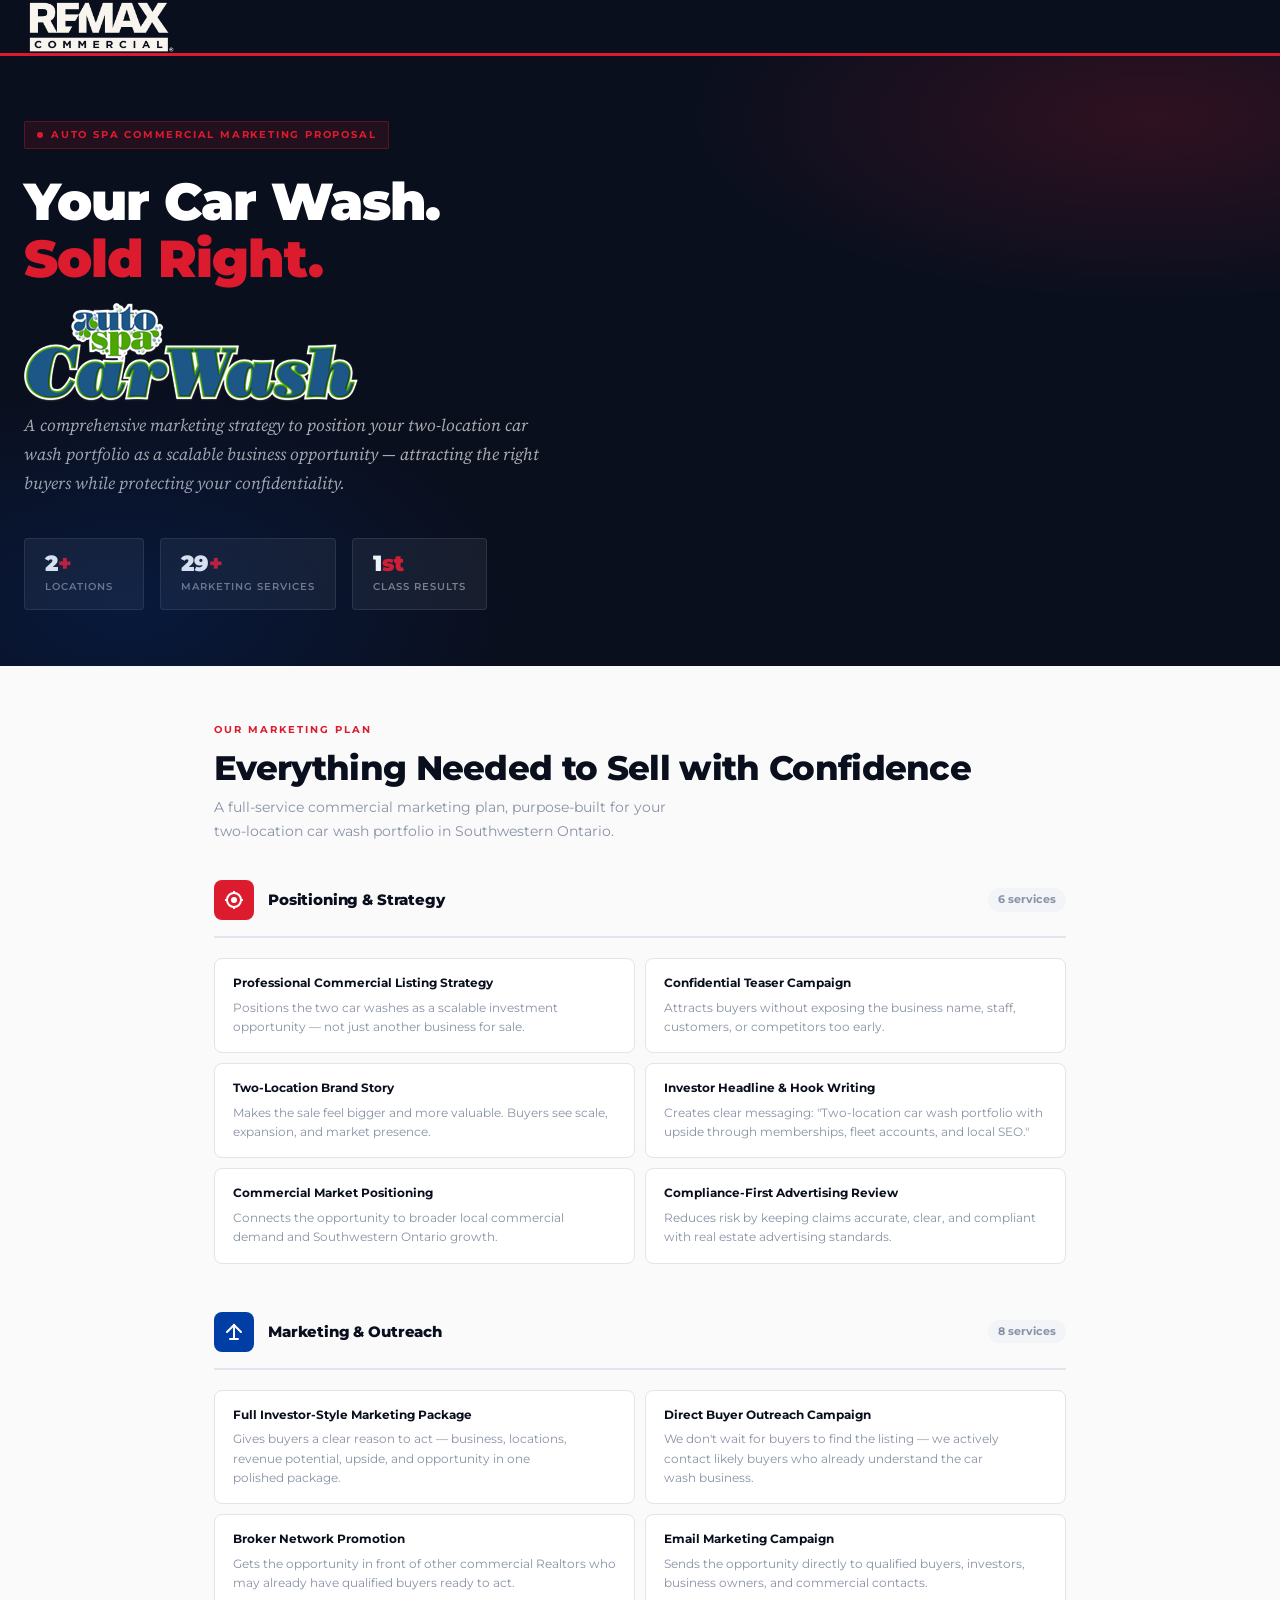
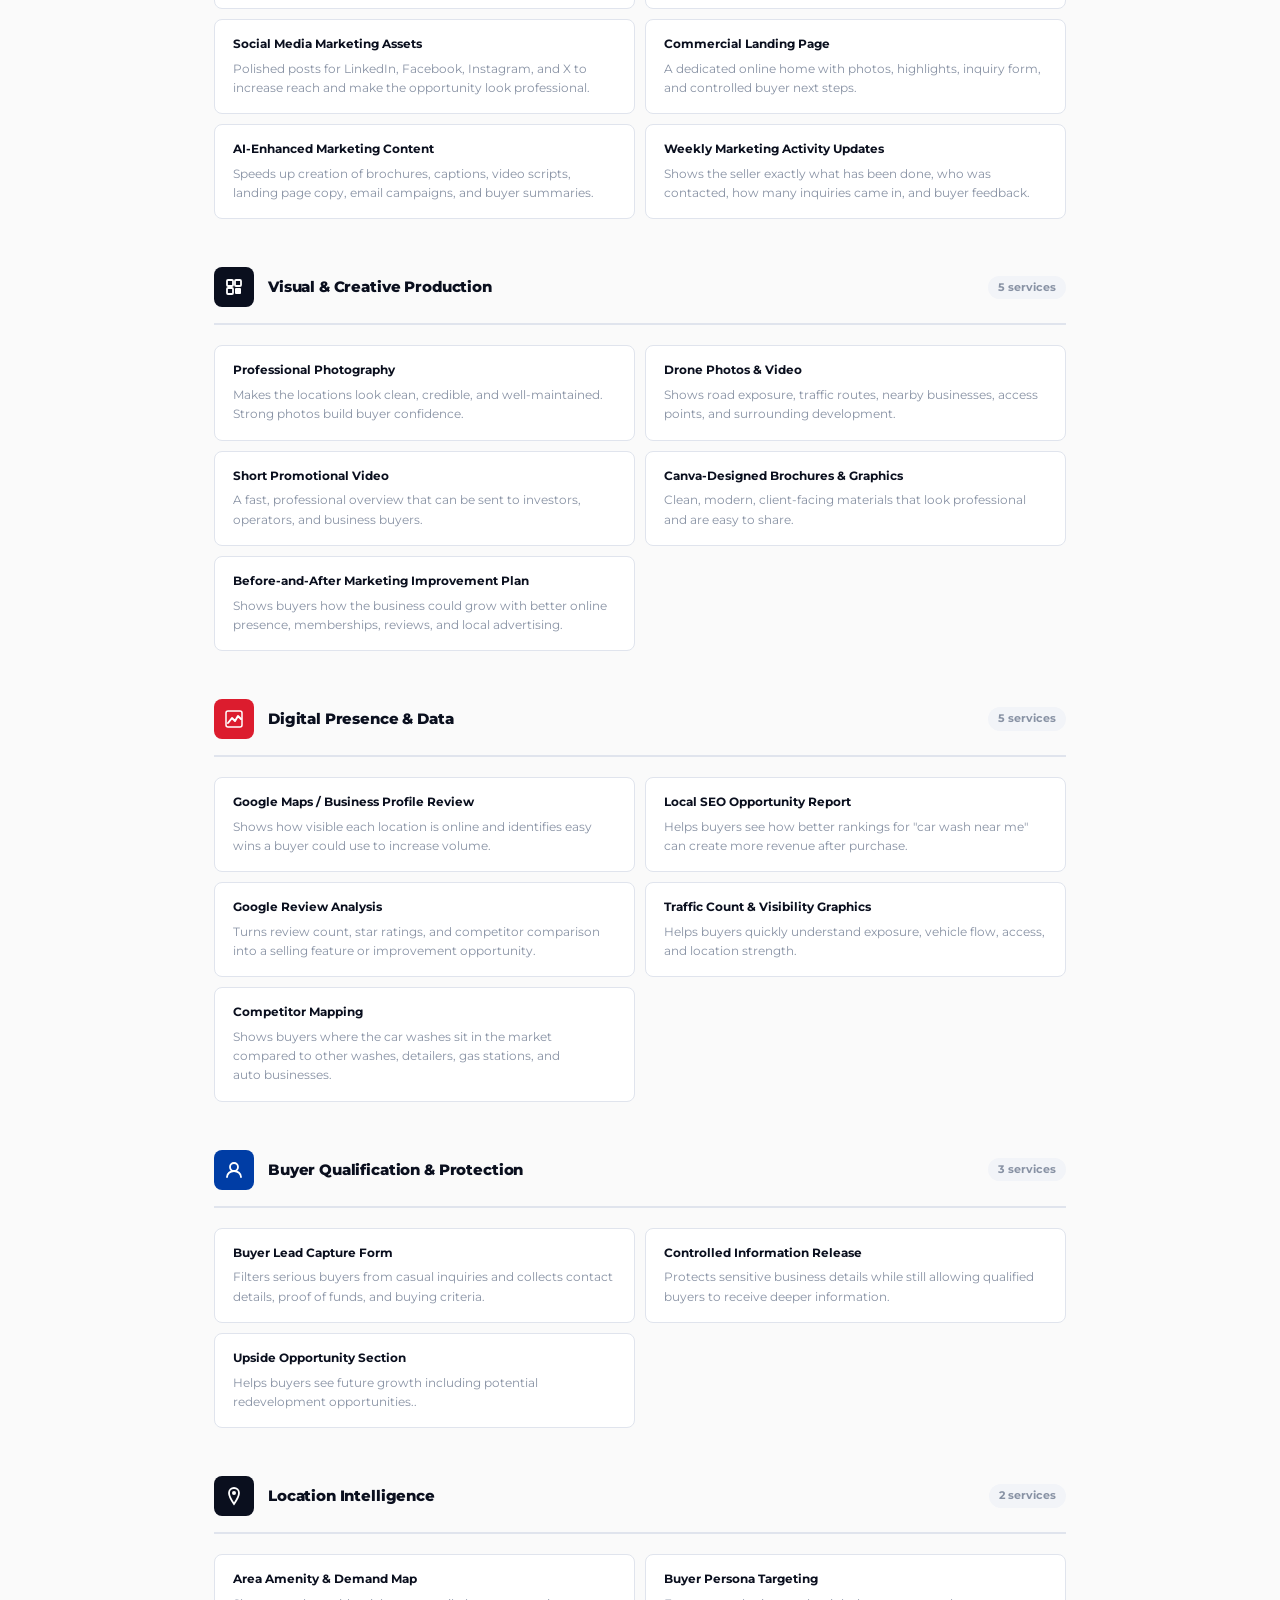
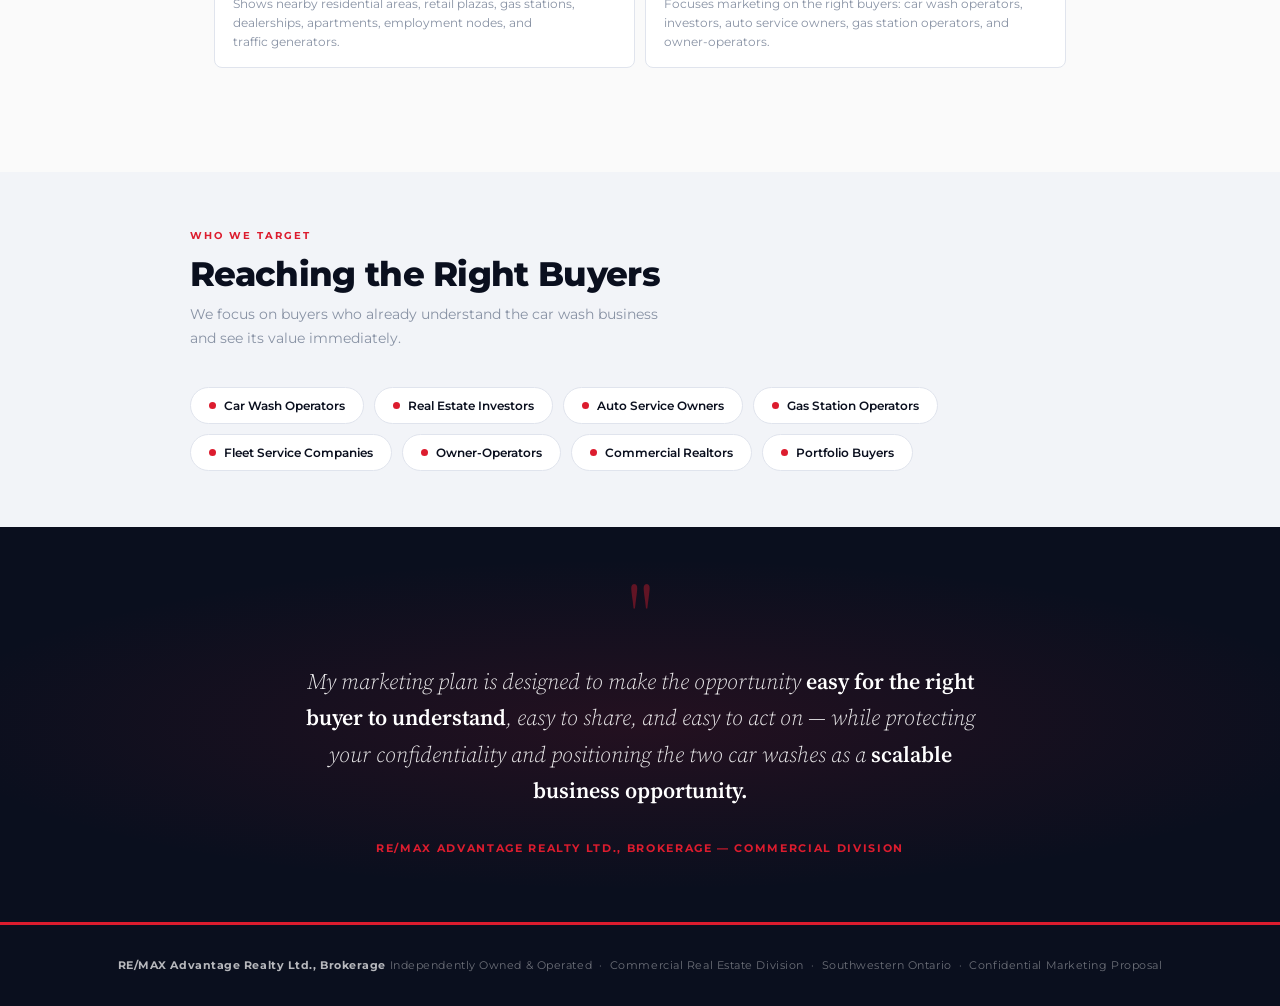
<file: index.html>
<!DOCTYPE html>
<html lang="en">
<head>
<meta charset="UTF-8">
<meta name="viewport" content="width=device-width, initial-scale=1.0">
<title>RE/MAX Advantage Realty Ltd., Brokerage — Auto Spa Car Wash Marketing Proposal</title>
<link href="https://fonts.googleapis.com/css2?family=Montserrat:wght@400;500;600;700;800;900&family=Source+Serif+4:ital,wght@0,300;0,400;1,300&display=swap" rel="stylesheet">
<style>
  :root {
    --remax-red: #DC1C2E;
    --remax-blue: #003DA5;
    --remax-dark: #0A0F1E;
    --remax-white: #FAFAFA;
    --remax-light: #F2F4F8;
    --remax-muted: #8892A4;
    --remax-border: #E0E4ED;
    --remax-red-soft: rgba(220,28,46,0.08);
    --remax-blue-soft: rgba(0,61,165,0.08);
  }

  *, *::before, *::after { box-sizing: border-box; margin: 0; padding: 0; }

  html { scroll-behavior: smooth; }

  body {
    font-family: 'Montserrat', sans-serif;
    background: var(--remax-white);
    color: var(--remax-dark);
    line-height: 1.6;
    overflow-x: hidden;
  }

  /* ── HEADER ── */
  .site-header {
    position: sticky;
    top: 0;
    z-index: 100;
    background: var(--remax-dark);
    display: flex;
    align-items: center;
    justify-content: space-between;
    padding: 0 24px;
    height: 56px;
    border-bottom: 3px solid var(--remax-red);
  }
  .logo {
    display: flex;
    align-items: center;
    gap: 10px;
  }
  .logo-balloon {
    width: 150px;
    height: 50px;
    flex-shrink: 0;
  }
  .logo-text {
    font-size: 13px;
    font-weight: 800;
    letter-spacing: 0.08em;
    color: #fff;
    line-height: 1.2;
  }
  .logo-text span { color: var(--remax-red); }
  .header-badge {
    font-size: 10px;
    font-weight: 600;
    letter-spacing: 0.12em;
    color: var(--remax-muted);
    text-transform: uppercase;
  }

  /* ── HERO ── */
  .hero {
    background: var(--remax-dark);
    color: #fff;
    padding: 64px 24px 56px;
    position: relative;
    overflow: hidden;
  }
  .hero::before {
    content: '';
    position: absolute;
    inset: 0;
    background:
      radial-gradient(ellipse 60% 50% at 90% 10%, rgba(220,28,46,0.18) 0%, transparent 60%),
      radial-gradient(ellipse 50% 60% at 10% 90%, rgba(0,61,165,0.22) 0%, transparent 60%);
    pointer-events: none;
  }
  .hero-eyebrow {
    display: inline-flex;
    align-items: center;
    gap: 8px;
    font-size: 10px;
    font-weight: 700;
    letter-spacing: 0.18em;
    text-transform: uppercase;
    color: var(--remax-red);
    background: rgba(220,28,46,0.12);
    border: 1px solid rgba(220,28,46,0.3);
    border-radius: 2px;
    padding: 5px 12px;
    margin-bottom: 24px;
  }
  .hero-eyebrow::before {
    content: '';
    width: 6px; height: 6px;
    background: var(--remax-red);
    border-radius: 50%;
    animation: pulse 2s infinite;
  }
  @keyframes pulse {
    0%,100%{opacity:1;transform:scale(1)} 50%{opacity:.4;transform:scale(.7)}
  }
  .hero h1 {
    font-size: clamp(28px, 7vw, 52px);
    font-weight: 900;
    line-height: 1.1;
    letter-spacing: -0.02em;
    margin-bottom: 16px;
  }
  .hero h1 em {
    font-style: normal;
    color: var(--remax-red);
  }
  .hero-sub {
    font-size: clamp(14px, 3.5vw, 17px);
    font-weight: 400;
    color: rgba(255,255,255,0.65);
    max-width: 520px;
    margin-bottom: 40px;
    font-family: 'Source Serif 4', serif;
    font-style: italic;
    line-height: 1.7;
  }
  .hero-stats {
    display: flex;
    flex-wrap: wrap;
    gap: 16px;
  }
  .hero-stat {
    background: rgba(255,255,255,0.06);
    border: 1px solid rgba(255,255,255,0.1);
    border-radius: 4px;
    padding: 14px 20px;
    min-width: 120px;
  }
  .hero-stat-num {
    font-size: 22px;
    font-weight: 900;
    color: #fff;
    line-height: 1;
    margin-bottom: 4px;
  }
  .hero-stat-num span { color: var(--remax-red); }
  .hero-stat-label {
    font-size: 10px;
    font-weight: 600;
    letter-spacing: 0.1em;
    text-transform: uppercase;
    color: rgba(255,255,255,0.45);
  }

  /* ── SECTIONS ── */
  .section {
    padding: 56px 24px;
    max-width: 900px;
    margin: 0 auto;
  }
  .section-label {
    font-size: 10px;
    font-weight: 700;
    letter-spacing: 0.2em;
    text-transform: uppercase;
    color: var(--remax-red);
    margin-bottom: 10px;
  }
  .section-title {
    font-size: clamp(22px, 5vw, 34px);
    font-weight: 800;
    letter-spacing: -0.02em;
    line-height: 1.2;
    color: var(--remax-dark);
    margin-bottom: 8px;
  }
  .section-desc {
    font-size: 14px;
    color: var(--remax-muted);
    max-width: 480px;
    margin-bottom: 36px;
    line-height: 1.7;
  }

  /* ── CATEGORY BLOCKS ── */
  .category {
    margin-bottom: 48px;
  }
  .cat-header {
    display: flex;
    align-items: center;
    gap: 14px;
    margin-bottom: 20px;
    padding-bottom: 16px;
    border-bottom: 2px solid var(--remax-border);
  }
  .cat-icon {
    width: 40px;
    height: 40px;
    border-radius: 8px;
    display: flex;
    align-items: center;
    justify-content: center;
    font-size: 18px;
    flex-shrink: 0;
  }
  .cat-icon.red { background: var(--remax-red); }
  .cat-icon.blue { background: var(--remax-blue); }
  .cat-icon.dark { background: var(--remax-dark); }
  .cat-name {
    font-size: 15px;
    font-weight: 800;
    letter-spacing: -0.01em;
    color: var(--remax-dark);
  }
  .cat-count {
    margin-left: auto;
    font-size: 11px;
    font-weight: 700;
    color: var(--remax-muted);
    background: var(--remax-light);
    border-radius: 20px;
    padding: 3px 10px;
  }

  .service-grid {
    display: grid;
    grid-template-columns: 1fr;
    gap: 10px;
  }
  @media(min-width: 540px) {
    .service-grid { grid-template-columns: 1fr 1fr; }
  }

  .service-card {
    background: #fff;
    border: 1px solid var(--remax-border);
    border-radius: 8px;
    padding: 16px 18px;
    position: relative;
    transition: transform 0.15s, box-shadow 0.15s, border-color 0.15s;
  }
  .service-card:hover {
    transform: translateY(-2px);
    box-shadow: 0 8px 24px rgba(0,0,0,0.08);
    border-color: var(--remax-red);
  }
  .service-card::before {
    content: '';
    position: absolute;
    top: 0; left: 0;
    width: 3px;
    height: 100%;
    background: var(--remax-red);
    border-radius: 8px 0 0 8px;
    opacity: 0;
    transition: opacity 0.15s;
  }
  .service-card:hover::before { opacity: 1; }
  .service-name {
    font-size: 12px;
    font-weight: 700;
    color: var(--remax-dark);
    margin-bottom: 6px;
    line-height: 1.4;
    text-wrap: pretty;
  }
  .service-value {
    font-size: 12px;
    color: var(--remax-muted);
    line-height: 1.6;
    text-wrap: pretty;
  }

  /* ── DIVIDER ── */
  .divider {
    height: 1px;
    background: var(--remax-border);
    max-width: 900px;
    margin: 0 auto;
  }

  /* ── QUOTE SECTION ── */
  .quote-section {
    background: var(--remax-dark);
    color: #fff;
    padding: 64px 24px;
    text-align: center;
    position: relative;
    overflow: hidden;
  }
  .quote-section::before {
    content: '';
    position: absolute;
    inset: 0;
    background: radial-gradient(ellipse 80% 60% at 50% 50%, rgba(220,28,46,0.12) 0%, transparent 70%);
  }
  .quote-mark {
    font-size: 80px;
    line-height: 0.6;
    color: var(--remax-red);
    font-family: 'Source Serif 4', serif;
    opacity: 0.4;
    display: block;
    margin-bottom: 24px;
  }
  .quote-text {
    font-family: 'Source Serif 4', serif;
    font-size: clamp(16px, 4vw, 22px);
    font-weight: 300;
    font-style: italic;
    line-height: 1.65;
    color: rgba(255,255,255,0.9);
    max-width: 680px;
    margin: 0 auto 32px;
    position: relative;
    z-index: 1;
  }
  .quote-text strong {
    font-style: normal;
    font-weight: 600;
    color: #fff;
  }
  .quote-attr {
    font-size: 11px;
    font-weight: 700;
    letter-spacing: 0.15em;
    text-transform: uppercase;
    color: var(--remax-red);
    position: relative;
    z-index: 1;
  }

  /* ── BUYER TARGETS ── */
  .buyers-section {
    background: var(--remax-light);
    padding: 56px 24px;
  }
  .buyers-inner {
    max-width: 900px;
    margin: 0 auto;
  }
  .buyer-pills {
    display: flex;
    flex-wrap: wrap;
    gap: 10px;
    margin-top: 24px;
  }
  .buyer-pill {
    background: #fff;
    border: 1px solid var(--remax-border);
    border-radius: 24px;
    padding: 8px 18px;
    font-size: 12px;
    font-weight: 600;
    color: var(--remax-dark);
    display: flex;
    align-items: center;
    gap: 8px;
  }
  .buyer-pill::before {
    content: '';
    width: 7px; height: 7px;
    background: var(--remax-red);
    border-radius: 50%;
    flex-shrink: 0;
  }

  /* ── FOOTER ── */
  .site-footer {
    background: var(--remax-dark);
    color: rgba(255,255,255,0.4);
    padding: 32px 24px;
    text-align: center;
    font-size: 11px;
    letter-spacing: 0.05em;
    border-top: 3px solid var(--remax-red);
  }
  .site-footer strong { color: rgba(255,255,255,0.7); }

  /* ── FADE IN ── */
  .fade-in {
    opacity: 0;
    transform: translateY(18px);
    transition: opacity 0.55s ease, transform 0.55s ease;
  }
  .fade-in.visible {
    opacity: 1;
    transform: translateY(0);
  }

  /* ── PROGRESS BAR ── */
  .progress-bar {
    position: fixed;
    top: 56px;
    left: 0;
    height: 2px;
    background: var(--remax-red);
    z-index: 99;
    transition: width 0.1s linear;
    width: 0%;
  }
</style>
</head>
<body>

<!-- Progress Bar -->
<div class="progress-bar" id="progressBar"></div>

<!-- Header -->
<header class="site-header">
  <div class="logo">
    <img 
      src="REMAX-Commercial-RGB-Cream.png"
      alt="RE/MAX logo" 
      class="logo-balloon"
    >
  </div>
</header>

<!-- Hero -->
<section class="hero">
  <div class="hero-eyebrow">Auto Spa Commercial Marketing Proposal</div>
  <h1>Your Car Wash.<br><em>Sold Right.</em></h1>
  <img 
    src="auto-spa-logo.png" 
    alt="Auto Spa commercial marketing proposal"
    class="hero-image"
  >
  <p class="hero-sub">A comprehensive marketing strategy to position your two-location car wash portfolio as a scalable business opportunity — attracting the right buyers while protecting your confidentiality.</p>
  <div class="hero-stats">
    <div class="hero-stat">
      <div class="hero-stat-num">2<span>+</span></div>
      <div class="hero-stat-label">Locations</div>
    </div>
    <div class="hero-stat">
      <div class="hero-stat-num">29<span>+</span></div>
      <div class="hero-stat-label">Marketing Services</div>
    </div>
    <div class="hero-stat">
      <div class="hero-stat-num">1<span>st</span></div>
      <div class="hero-stat-label">Class Results</div>
    </div>
  </div>
</section>

<!-- Services Section -->
<main class="section fade-in" id="services">
  <div class="section-label">Our Marketing Plan</div>
  <h2 class="section-title">Everything Needed to Sell with Confidence</h2>
  <p class="section-desc">A full-service commercial marketing plan, purpose-built for your two-location car wash portfolio in Southwestern Ontario.</p>

  <!-- Category 1: Positioning & Strategy -->
  <div class="category fade-in">
    <div class="cat-header">
      <div class="cat-icon red">
        <svg width="20" height="20" viewBox="0 0 20 20" fill="none"><circle cx="10" cy="10" r="7" stroke="white" stroke-width="2"/><circle cx="10" cy="10" r="3" fill="white"/><line x1="10" y1="1" x2="10" y2="4" stroke="white" stroke-width="2"/><line x1="10" y1="16" x2="10" y2="19" stroke="white" stroke-width="2"/><line x1="1" y1="10" x2="4" y2="10" stroke="white" stroke-width="2"/><line x1="16" y1="10" x2="19" y2="10" stroke="white" stroke-width="2"/></svg>
      </div>
      <div class="cat-name">Positioning &amp; Strategy</div>
      <div class="cat-count">6 services</div>
    </div>
    <div class="service-grid">
      <div class="service-card">
        <div class="service-name">Professional Commercial Listing Strategy</div>
        <div class="service-value">Positions the two car washes as a scalable investment opportunity — not just another business for sale.</div>
      </div>
      <div class="service-card">
        <div class="service-name">Confidential Teaser Campaign</div>
        <div class="service-value">Attracts buyers without exposing the business name, staff, customers, or competitors too early.</div>
      </div>
      <div class="service-card">
        <div class="service-name">Two-Location Brand Story</div>
        <div class="service-value">Makes the sale feel bigger and more valuable. Buyers see scale, expansion, and market presence.</div>
      </div>
      <div class="service-card">
        <div class="service-name">Investor Headline &amp; Hook Writing</div>
        <div class="service-value">Creates clear messaging: "Two-location car wash portfolio with upside through memberships, fleet accounts, and local SEO."</div>
      </div>
      <div class="service-card">
        <div class="service-name">Commercial Market Positioning</div>
        <div class="service-value">Connects the opportunity to broader local commercial demand and Southwestern Ontario growth.</div>
      </div>
      <div class="service-card">
        <div class="service-name">Compliance-First Advertising Review</div>
        <div class="service-value">Reduces risk by keeping claims accurate, clear, and compliant with real estate advertising standards.</div>
      </div>
    </div>
  </div>

  <!-- Category 2: Marketing & Outreach -->
  <div class="category fade-in">
    <div class="cat-header">
      <div class="cat-icon blue">
        <svg width="20" height="20" viewBox="0 0 20 20" fill="none"><path d="M3 10L10 3L17 10" stroke="white" stroke-width="2" stroke-linecap="round"/><path d="M10 3V17" stroke="white" stroke-width="2" stroke-linecap="round"/><path d="M6 17H14" stroke="white" stroke-width="2" stroke-linecap="round"/></svg>
      </div>
      <div class="cat-name">Marketing &amp; Outreach</div>
      <div class="cat-count">8 services</div>
    </div>
    <div class="service-grid">
      <div class="service-card">
        <div class="service-name">Full Investor-Style Marketing Package</div>
        <div class="service-value">Gives buyers a clear reason to act — business, locations, revenue potential, upside, and opportunity in one polished package.</div>
      </div>
      <div class="service-card">
        <div class="service-name">Direct Buyer Outreach Campaign</div>
        <div class="service-value">We don't wait for buyers to find the listing — we actively contact likely buyers who already understand the car wash business.</div>
      </div>
      <div class="service-card">
        <div class="service-name">Broker Network Promotion</div>
        <div class="service-value">Gets the opportunity in front of other commercial Realtors who may already have qualified buyers ready to act.</div>
      </div>
      <div class="service-card">
        <div class="service-name">Email Marketing Campaign</div>
        <div class="service-value">Sends the opportunity directly to qualified buyers, investors, business owners, and commercial contacts.</div>
      </div>
      <div class="service-card">
        <div class="service-name">Social Media Marketing Assets</div>
        <div class="service-value">Polished posts for LinkedIn, Facebook, Instagram, and X to increase reach and make the opportunity look professional.</div>
      </div>
      <div class="service-card">
        <div class="service-name">Commercial Landing Page</div>
        <div class="service-value">A dedicated online home with photos, highlights, inquiry form, and controlled buyer next steps.</div>
      </div>
      <div class="service-card">
        <div class="service-name">AI-Enhanced Marketing Content</div>
        <div class="service-value">Speeds up creation of brochures, captions, video scripts, landing page copy, email campaigns, and buyer summaries.</div>
      </div>
      <div class="service-card">
        <div class="service-name">Weekly Marketing Activity Updates</div>
        <div class="service-value">Shows the seller exactly what has been done, who was contacted, how many inquiries came in, and buyer feedback.</div>
      </div>
    </div>
  </div>

  <!-- Category 3: Visual & Creative -->
  <div class="category fade-in">
    <div class="cat-header">
      <div class="cat-icon dark">
        <svg width="20" height="20" viewBox="0 0 20 20" fill="none"><rect x="3" y="3" width="6" height="6" rx="1" stroke="white" stroke-width="1.8"/><rect x="11" y="3" width="6" height="6" rx="1" stroke="white" stroke-width="1.8"/><rect x="3" y="11" width="6" height="6" rx="1" stroke="white" stroke-width="1.8"/><rect x="11" y="11" width="6" height="6" rx="1" fill="white"/></svg>
      </div>
      <div class="cat-name">Visual &amp; Creative Production</div>
      <div class="cat-count">5 services</div>
    </div>
    <div class="service-grid">
      <div class="service-card">
        <div class="service-name">Professional Photography</div>
        <div class="service-value">Makes the locations look clean, credible, and well-maintained. Strong photos build buyer confidence.</div>
      </div>
      <div class="service-card">
        <div class="service-name">Drone Photos &amp; Video</div>
        <div class="service-value">Shows road exposure, traffic routes, nearby businesses, access points, and surrounding development.</div>
      </div>
      <div class="service-card">
        <div class="service-name">Short Promotional Video</div>
        <div class="service-value">A fast, professional overview that can be sent to investors, operators, and business buyers.</div>
      </div>
      <div class="service-card">
        <div class="service-name">Canva-Designed Brochures &amp; Graphics</div>
        <div class="service-value">Clean, modern, client-facing materials that look professional and are easy to share.</div>
      </div>
      <div class="service-card">
        <div class="service-name">Before-and-After Marketing Improvement Plan</div>
        <div class="service-value">Shows buyers how the business could grow with better online presence, memberships, reviews, and local advertising.</div>
      </div>
    </div>
  </div>

  <!-- Category 4: Digital & Data -->
  <div class="category fade-in">
    <div class="cat-header">
      <div class="cat-icon red">
        <svg width="20" height="20" viewBox="0 0 20 20" fill="none"><path d="M4 14L8 9L11 12L14 7L17 10" stroke="white" stroke-width="2" stroke-linecap="round" stroke-linejoin="round"/><rect x="2" y="2" width="16" height="16" rx="2" stroke="white" stroke-width="1.5"/></svg>
      </div>
      <div class="cat-name">Digital Presence &amp; Data</div>
      <div class="cat-count">5 services</div>
    </div>
    <div class="service-grid">
      <div class="service-card">
        <div class="service-name">Google Maps / Business Profile Review</div>
        <div class="service-value">Shows how visible each location is online and identifies easy wins a buyer could use to increase volume.</div>
      </div>
      <div class="service-card">
        <div class="service-name">Local SEO Opportunity Report</div>
        <div class="service-value">Helps buyers see how better rankings for "car wash near me" can create more revenue after purchase.</div>
      </div>
      <div class="service-card">
        <div class="service-name">Google Review Analysis</div>
        <div class="service-value">Turns review count, star ratings, and competitor comparison into a selling feature or improvement opportunity.</div>
      </div>
      <div class="service-card">
        <div class="service-name">Traffic Count &amp; Visibility Graphics</div>
        <div class="service-value">Helps buyers quickly understand exposure, vehicle flow, access, and location strength.</div>
      </div>
      <div class="service-card">
        <div class="service-name">Competitor Mapping</div>
        <div class="service-value">Shows buyers where the car washes sit in the market compared to other washes, detailers, gas stations, and auto businesses.</div>
      </div>
    </div>
  </div>

  <!-- Category 5: Buyer Qualification -->
  <div class="category fade-in">
    <div class="cat-header">
      <div class="cat-icon blue">
        <svg width="20" height="20" viewBox="0 0 20 20" fill="none"><circle cx="10" cy="7" r="4" stroke="white" stroke-width="1.8"/><path d="M3 17c0-3.314 3.134-6 7-6s7 2.686 7 6" stroke="white" stroke-width="1.8" stroke-linecap="round"/></svg>
      </div>
      <div class="cat-name">Buyer Qualification &amp; Protection</div>
      <div class="cat-count">3 services</div>
    </div>
    <div class="service-grid">
      <div class="service-card">
        <div class="service-name">Buyer Lead Capture Form</div>
        <div class="service-value">Filters serious buyers from casual inquiries and collects contact details, proof of funds, and buying criteria.</div>
      </div>
      <div class="service-card">
        <div class="service-name">Controlled Information Release</div>
        <div class="service-value">Protects sensitive business details while still allowing qualified buyers to receive deeper information.</div>
      </div>
      <div class="service-card">
        <div class="service-name">Upside Opportunity Section</div>
        <div class="service-value">Helps buyers see future growth including potential redevelopment opportunities..</div>
      </div>
    </div>
  </div>

  <!-- Category 6: Location Intelligence -->
  <div class="category fade-in">
    <div class="cat-header">
      <div class="cat-icon dark">
        <svg width="20" height="20" viewBox="0 0 20 20" fill="none"><path d="M10 2C7.24 2 5 4.24 5 7c0 3.75 5 11 5 11s5-7.25 5-11c0-2.76-2.24-5-5-5z" stroke="white" stroke-width="1.8"/><circle cx="10" cy="7" r="2" fill="white"/></svg>
      </div>
      <div class="cat-name">Location Intelligence</div>
      <div class="cat-count">2 services</div>
    </div>
    <div class="service-grid">
      <div class="service-card">
        <div class="service-name">Area Amenity &amp; Demand Map</div>
        <div class="service-value">Shows nearby residential areas, retail plazas, gas stations, dealerships, apartments, employment nodes, and traffic generators.</div>
      </div>
      <div class="service-card">
        <div class="service-name">Buyer Persona Targeting</div>
        <div class="service-value">Focuses marketing on the right buyers: car wash operators, investors, auto service owners, gas station operators, and owner-operators.</div>
      </div>
    </div>
  </div>
</main>

<!-- Buyer Targets -->
<section class="buyers-section fade-in">
  <div class="buyers-inner">
    <div class="section-label">Who We Target</div>
    <h2 class="section-title">Reaching the Right Buyers</h2>
    <p class="section-desc">We focus on buyers who already understand the car wash business and see its value immediately.</p>
    <div class="buyer-pills">
      <div class="buyer-pill">Car Wash Operators</div>
      <div class="buyer-pill">Real Estate Investors</div>
      <div class="buyer-pill">Auto Service Owners</div>
      <div class="buyer-pill">Gas Station Operators</div>
      <div class="buyer-pill">Fleet Service Companies</div>
      <div class="buyer-pill">Owner-Operators</div>
      <div class="buyer-pill">Commercial Realtors</div>
      <div class="buyer-pill">Portfolio Buyers</div>
    </div>
  </div>
</section>

<!-- Quote -->
<section class="quote-section fade-in">
  <span class="quote-mark">"</span>
  <p class="quote-text">My marketing plan is designed to make the opportunity <strong>easy for the right buyer to understand</strong>, easy to share, and easy to act on — while protecting your confidentiality and positioning the two car washes as a <strong>scalable business opportunity.</strong></p>
  <div class="quote-attr">RE/MAX Advantage Realty Ltd., Brokerage — Commercial Division</div>
</section>

<!-- Footer -->
<footer class="site-footer">
  <strong>RE/MAX Advantage Realty Ltd., Brokerage</strong> Independently Owned & Operated &nbsp;·&nbsp; Commercial Real Estate Division &nbsp;·&nbsp; Southwestern Ontario &nbsp;·&nbsp; Confidential Marketing Proposal
</footer>

<script>
  // Progress bar
  window.addEventListener('scroll', () => {
    const scrolled = window.scrollY;
    const total = document.documentElement.scrollHeight - window.innerHeight;
    document.getElementById('progressBar').style.width = (scrolled / total * 100) + '%';
  });

  // Fade in on scroll
  const observer = new IntersectionObserver((entries) => {
    entries.forEach((e, i) => {
      if (e.isIntersecting) {
        setTimeout(() => e.target.classList.add('visible'), i * 80);
        observer.unobserve(e.target);
      }
    });
  }, { threshold: 0.08 });

  document.querySelectorAll('.fade-in').forEach(el => observer.observe(el));
</script>
</body>
</html>
</file>
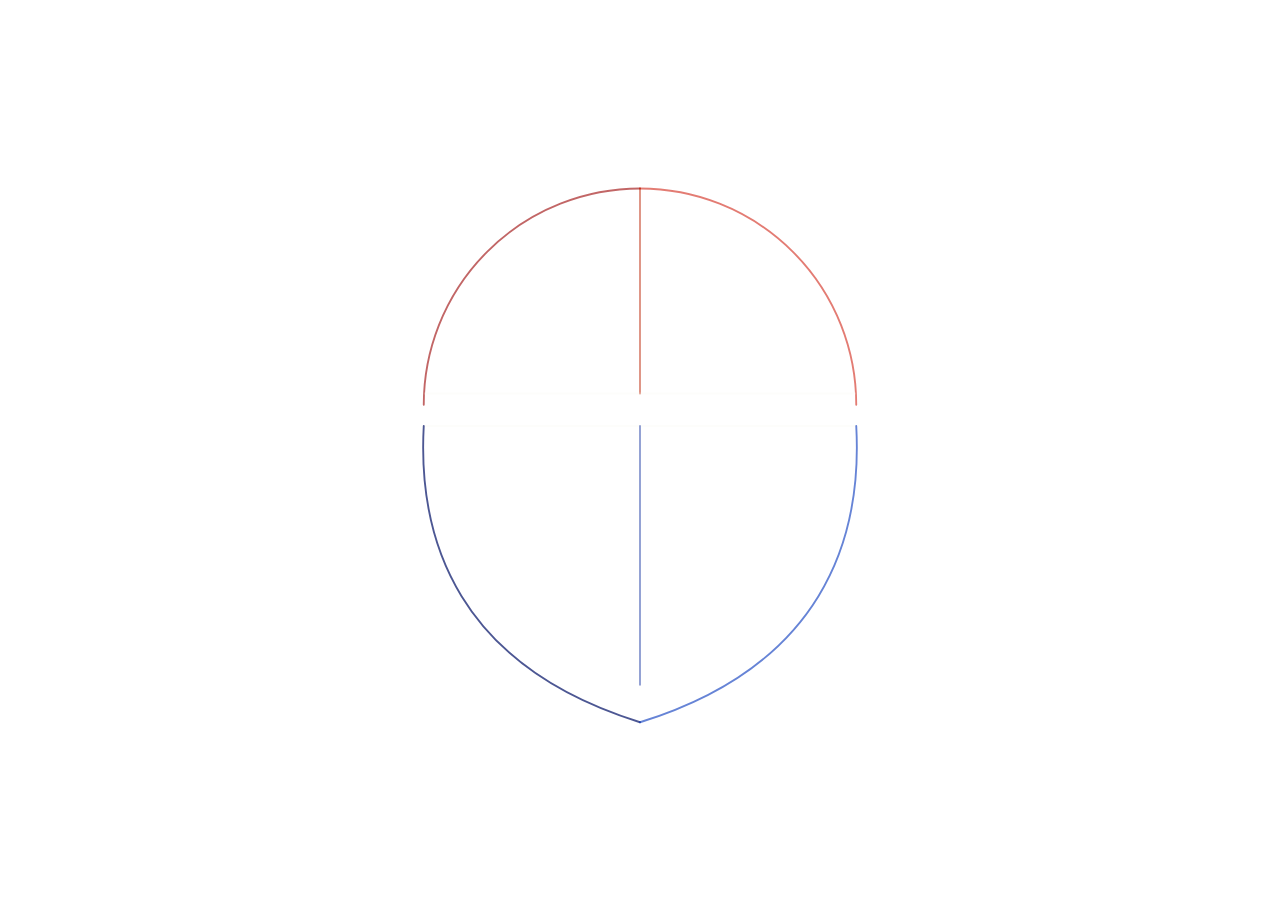
<file: REMAX Balloon LED Animated.html>
<!DOCTYPE html>
<html>
<head>
  <meta charset="utf-8">
  <title>REMAX Balloon — LED</title>
  <style>
    * { margin: 0; padding: 0; box-sizing: border-box; }
    body { background: #faf9f5; display: flex; align-items: center; justify-content: center; min-height: 100vh; font-family: -apple-system, BlinkMacSystemFont, sans-serif; }
    #__bundler_loading { position: fixed; bottom: 20px; right: 20px; font: 13px/1.4 -apple-system, BlinkMacSystemFont, sans-serif; color: #666; background: #fff; padding: 8px 14px; border-radius: 8px; box-shadow: 0 1px 4px rgba(0,0,0,0.12); z-index: 10000; }
    #__bundler_thumbnail { position: fixed; inset: 0; width: 100%; height: 100%; display: flex; align-items: center; justify-content: center; background: #faf9f5; z-index: 9999; }
    #__bundler_thumbnail svg { width: 100%; height: 100%; object-fit: contain; }
    #__bundler_placeholder { color: #999; font-size: 14px; }
  </style>
  <noscript>
    <style>#__bundler_loading { display: none; }</style>
    <div style="position:fixed;bottom:12px;left:12px;font:13px/1.4 -apple-system,BlinkMacSystemFont,sans-serif;color:#999;background:rgba(255,255,255,0.9);padding:6px 12px;border-radius:6px;box-shadow:0 1px 4px rgba(0,0,0,0.08);z-index:10000;">
      This page requires JavaScript to display.
    </div>
  </noscript>
</head>
<body>
  <div id="__bundler_thumbnail">
  <svg viewBox="0 0 400 455" xmlns="http://www.w3.org/2000/svg" fill="none">
    <rect width="400" height="455" fill="#000E35"></rect>
    <path d="M 200,18 A 173,173 0 0,0 27,191" stroke="#CC0000" stroke-width="3" stroke-linecap="round" opacity="0.9"></path>
    <path d="M 200,18 A 173,173 0 0,1 373,191" stroke="#FF2200" stroke-width="3" stroke-linecap="round" opacity="0.85"></path>
    <path d="M 200,18 L 200,182" stroke="#EE3300" stroke-width="2.5" stroke-linecap="round" opacity="0.8"></path>
    <path d="M 27,182 L 373,182" stroke="#F7F5EE" stroke-width="2" opacity="0.5"></path>
    <path d="M 27,208 L 373,208" stroke="#F7F5EE" stroke-width="2" opacity="0.5"></path>
    <path d="M 27,208 C 22,300 55,400 200,445" stroke="#0033DD" stroke-width="3" stroke-linecap="round" opacity="0.9"></path>
    <path d="M 373,208 C 378,300 345,400 200,445" stroke="#0055FF" stroke-width="3" stroke-linecap="round" opacity="0.85"></path>
    <path d="M 200,208 C 200,280 200,360 200,415" stroke="#0044EE" stroke-width="2.5" stroke-linecap="round" opacity="0.7"></path>
    <!-- Glow spots -->
    <circle cx="27" cy="191" r="8" fill="#FF2200" opacity="0.7" filter="url(#tg)"></circle>
    <circle cx="200" cy="445" r="8" fill="#0055FF" opacity="0.7" filter="url(#tg)"></circle>
    <circle cx="200" cy="18" r="6" fill="#FF4400" opacity="0.8" filter="url(#tg)"></circle>
    <defs>
      <filter id="tg"><feGaussianBlur stdDeviation="4"></feGaussianBlur></filter>
    </defs>
  </svg>
</div>
  <div id="__bundler_loading">Unpacking...</div>

  <script>
    
document.addEventListener('DOMContentLoaded', async function() {
  const loading = document.getElementById('__bundler_loading');
  function setStatus(msg) { if (loading) loading.textContent = msg; }

  // Error sink persists across replaceWith since it's on window, not the DOM.
  window.addEventListener('error', function(e) {
    var p = document.body || document.documentElement;
    var d = document.getElementById('__bundler_err') || p.appendChild(document.createElement('div'));
    d.id = '__bundler_err';
    d.style.cssText = 'position:fixed;bottom:12px;left:12px;right:12px;font:12px/1.4 ui-monospace,monospace;background:#2a1215;color:#ff8a80;padding:10px 14px;border-radius:8px;border:1px solid #5c2b2e;z-index:99999;white-space:pre-wrap;max-height:40vh;overflow:auto';
    d.textContent = (d.textContent ? d.textContent + String.fromCharCode(10) : '') +
      '[bundle] ' + (e.message || e.type) +
      (e.filename ? ' (' + e.filename.slice(0, 60) + ':' + e.lineno + ')' : '');
  }, true);

  try {
    const manifestEl = document.querySelector('script[type="__bundler/manifest"]');
    const templateEl = document.querySelector('script[type="__bundler/template"]');
    if (!manifestEl || !templateEl) {
      setStatus('Error: missing bundle data');
      console.error('[bundler] Missing script tags — manifestEl:', !!manifestEl, 'templateEl:', !!templateEl);
      return;
    }

    const manifest = JSON.parse(manifestEl.textContent);
    let template = JSON.parse(templateEl.textContent);

    const uuids = Object.keys(manifest);
    setStatus('Unpacking ' + uuids.length + ' assets...');

    const blobUrls = {};
    await Promise.all(uuids.map(async (uuid) => {
      const entry = manifest[uuid];
      try {
        const binaryStr = atob(entry.data);
        const bytes = new Uint8Array(binaryStr.length);
        for (let i = 0; i < binaryStr.length; i++) bytes[i] = binaryStr.charCodeAt(i);

        let finalBytes = bytes;
        if (entry.compressed) {
          if (typeof DecompressionStream !== 'undefined') {
            const ds = new DecompressionStream('gzip');
            const writer = ds.writable.getWriter();
            const reader = ds.readable.getReader();
            writer.write(bytes);
            writer.close();
            const chunks = [];
            let totalLen = 0;
            while (true) {
              const { done, value } = await reader.read();
              if (done) break;
              chunks.push(value);
              totalLen += value.length;
            }
            finalBytes = new Uint8Array(totalLen);
            let offset = 0;
            for (const chunk of chunks) { finalBytes.set(chunk, offset); offset += chunk.length; }
          } else {
            console.warn('DecompressionStream not available, asset ' + uuid + ' may not render');
          }
        }

        blobUrls[uuid] = URL.createObjectURL(new Blob([finalBytes], { type: entry.mime }));
      } catch (err) {
        console.error('Failed to decode asset ' + uuid + ':', err);
        blobUrls[uuid] = URL.createObjectURL(new Blob([], { type: entry.mime }));
      }
    }));

    const extResEl = document.querySelector('script[type="__bundler/ext_resources"]');
    const extResources = extResEl ? JSON.parse(extResEl.textContent) : [];
    const resourceMap = {};
    for (const entry of extResources) {
      if (blobUrls[entry.uuid]) resourceMap[entry.id] = blobUrls[entry.uuid];
    }

    setStatus('Rendering...');
    for (const uuid of uuids) template = template.split(uuid).join(blobUrls[uuid]);

    // Strip integrity + crossorigin — blob URLs from a file:// document inherit
    // a null origin, so crossorigin forces a CORS fetch that SRI then rejects.
    // The manifest bytes are ours; SRI protects against CDN compromise, not this.
    template = template.replace(/\s+integrity="[^"]*"/gi, '').replace(/\s+crossorigin="[^"]*"/gi, '');

    const resourceScript = '<script>window.__resources = ' +
      JSON.stringify(resourceMap).split('</' + 'script>').join('<\\/' + 'script>') +
      ';</' + 'script>';
    // Inject after <head> so the DOCTYPE stays first; prepending the script
    // would push the parser into quirks mode. DOMParser always emits a <head>
    // (synthesizing one if the source HTML omitted it) but may carry
    // attributes through, so match the full opening tag. slice() rather than
    // replace() keeps us clear of $-pattern substitution in resourceScript.
    const headOpen = template.match(/<head[^>]*>/i);
    if (headOpen) {
      const i = headOpen.index + headOpen[0].length;
      template = template.slice(0, i) + resourceScript + template.slice(i);
    }

    // Parse the template and swap the root element. Scripts inserted via
    // DOMParser/replaceWith are inert per spec — re-create each with
    // createElement so they execute, awaiting onload for src scripts to
    // preserve ordering (React before ReactDOM before Babel before text/babel).
    const doc = new DOMParser().parseFromString(template, 'text/html');
    document.documentElement.replaceWith(doc.documentElement);
    const dead = Array.from(document.scripts);
    for (const old of dead) {
      const s = document.createElement('script');
      for (const a of old.attributes) s.setAttribute(a.name, a.value);
      s.textContent = old.textContent;
      // text/babel scripts with a src: fetch and inline. transformScriptTags
      // does XHR against the src, but blob:null/ from a file:// origin is
      // silently dropped. Inlining makes it a plain inline babel script,
      // which transformScriptTags handles unconditionally.
      if ((s.type === 'text/babel' || s.type === 'text/jsx') && s.src) {
        const r = await fetch(s.src);
        s.textContent = await r.text();
        s.removeAttribute('src');
      }
      const p = s.src ? new Promise(function(r) { s.onload = s.onerror = r; }) : null;
      old.replaceWith(s);
      if (p) await p;
    }
    // Babel standalone auto-transforms type=text/babel on DOMContentLoaded,
    // which fired before we swapped the document. Trigger manually if present.
    if (window.Babel && typeof window.Babel.transformScriptTags === 'function') {
      window.Babel.transformScriptTags();
    }
  } catch (err) {
    setStatus('Error unpacking: ' + err.message);
    console.error('Bundle unpack error:', err);
  }
});

  </script>

  <script type="__bundler/manifest">
{}
  </script>

  <script type="__bundler/ext_resources">
[]
  </script>

  <script type="__bundler/template">
"<!DOCTYPE html>\n<html><head>\n<meta charset=\"UTF-8\">\n<title>REMAX Balloon — LED<\u002Ftitle>\n\n<style>\n  * { margin: 0; padding: 0; box-sizing: border-box; }\n  html, body {\n    background: transparent;\n    width: 100%; height: 100vh;\n    display: flex; align-items: center; justify-content: center;\n    overflow: hidden;\n  }\n  svg { width: clamp(240px, 72vmin, 500px); height: auto; display: block; }\n\n  /* ── filters injected via inline SVG defs ── */\n<\u002Fstyle>\n<\u002Fhead>\n<body>\n\n<svg id=\"balloon\" viewBox=\"0 0 400 455\" xmlns=\"http://www.w3.org/2000/svg\" fill=\"none\">\n<defs>\n  <filter id=\"gdr\" x=\"-200%\" y=\"-200%\" width=\"500%\" height=\"500%\" color-interpolation-filters=\"sRGB\">\n    <feGaussianBlur in=\"SourceGraphic\" stdDeviation=\"9\" result=\"b1\"><\u002FfeGaussianBlur>\n    <feGaussianBlur in=\"SourceGraphic\" stdDeviation=\"3\" result=\"b2\"><\u002FfeGaussianBlur>\n    <feMerge><feMergeNode in=\"b1\"><\u002FfeMergeNode><feMergeNode in=\"b2\"><\u002FfeMergeNode><feMergeNode in=\"SourceGraphic\"><\u002FfeMergeNode><\u002FfeMerge>\n  <\u002Ffilter>\n  <filter id=\"gr\" x=\"-200%\" y=\"-200%\" width=\"500%\" height=\"500%\" color-interpolation-filters=\"sRGB\">\n    <feGaussianBlur in=\"SourceGraphic\" stdDeviation=\"11\" result=\"b1\"><\u002FfeGaussianBlur>\n    <feGaussianBlur in=\"SourceGraphic\" stdDeviation=\"4\" result=\"b2\"><\u002FfeGaussianBlur>\n    <feMerge><feMergeNode in=\"b1\"><\u002FfeMergeNode><feMergeNode in=\"b2\"><\u002FfeMergeNode><feMergeNode in=\"SourceGraphic\"><\u002FfeMergeNode><\u002FfeMerge>\n  <\u002Ffilter>\n  <filter id=\"gcr\" x=\"-200%\" y=\"-200%\" width=\"500%\" height=\"500%\" color-interpolation-filters=\"sRGB\">\n    <feGaussianBlur in=\"SourceGraphic\" stdDeviation=\"7\" result=\"b1\"><\u002FfeGaussianBlur>\n    <feGaussianBlur in=\"SourceGraphic\" stdDeviation=\"2\" result=\"b2\"><\u002FfeGaussianBlur>\n    <feMerge><feMergeNode in=\"b1\"><\u002FfeMergeNode><feMergeNode in=\"b2\"><\u002FfeMergeNode><feMergeNode in=\"SourceGraphic\"><\u002FfeMergeNode><\u002FfeMerge>\n  <\u002Ffilter>\n  <filter id=\"gnv\" x=\"-200%\" y=\"-200%\" width=\"500%\" height=\"500%\" color-interpolation-filters=\"sRGB\">\n    <feGaussianBlur in=\"SourceGraphic\" stdDeviation=\"9\" result=\"b1\"><\u002FfeGaussianBlur>\n    <feGaussianBlur in=\"SourceGraphic\" stdDeviation=\"3\" result=\"b2\"><\u002FfeGaussianBlur>\n    <feMerge><feMergeNode in=\"b1\"><\u002FfeMergeNode><feMergeNode in=\"b2\"><\u002FfeMergeNode><feMergeNode in=\"SourceGraphic\"><\u002FfeMergeNode><\u002FfeMerge>\n  <\u002Ffilter>\n  <filter id=\"gbl\" x=\"-200%\" y=\"-200%\" width=\"500%\" height=\"500%\" color-interpolation-filters=\"sRGB\">\n    <feGaussianBlur in=\"SourceGraphic\" stdDeviation=\"11\" result=\"b1\"><\u002FfeGaussianBlur>\n    <feGaussianBlur in=\"SourceGraphic\" stdDeviation=\"4\" result=\"b2\"><\u002FfeGaussianBlur>\n    <feMerge><feMergeNode in=\"b1\"><\u002FfeMergeNode><feMergeNode in=\"b2\"><\u002FfeMergeNode><feMergeNode in=\"SourceGraphic\"><\u002FfeMergeNode><\u002FfeMerge>\n  <\u002Ffilter>\n<\u002Fdefs>\n\n<!-- ═══ BASE DIM LINES ═══ -->\n<path id=\"p-tl\" d=\"M 200,18 A 173,173 0 0,0 27,191\" stroke=\"#990000\" stroke-width=\"1.5\" stroke-linecap=\"round\" stroke-opacity=\"0.6\"><\u002Fpath>\n<path id=\"p-tr\" d=\"M 200,18 A 173,173 0 0,1 373,191\" stroke=\"#CC1100\" stroke-width=\"1.5\" stroke-linecap=\"round\" stroke-opacity=\"0.55\"><\u002Fpath>\n<path id=\"p-uv\" d=\"M 200,18 L 200,182\" stroke=\"#BB2200\" stroke-width=\"1.5\" stroke-linecap=\"round\" stroke-opacity=\"0.5\"><\u002Fpath>\n<path id=\"p-ht\" d=\"M 27,182 L 373,182\" stroke=\"#F7F5EE\" stroke-width=\"1.5\" stroke-opacity=\"0.22\"><\u002Fpath>\n<path id=\"p-hb\" d=\"M 27,208 L 373,208\" stroke=\"#F7F5EE\" stroke-width=\"1.5\" stroke-opacity=\"0.22\"><\u002Fpath>\n<path id=\"p-bl\" d=\"M 27,208 C 22,300 55,400 200,445\" stroke=\"#001166\" stroke-width=\"1.5\" stroke-linecap=\"round\" stroke-opacity=\"0.7\"><\u002Fpath>\n<path id=\"p-br\" d=\"M 373,208 C 378,300 345,400 200,445\" stroke=\"#0033BB\" stroke-width=\"1.5\" stroke-linecap=\"round\" stroke-opacity=\"0.6\"><\u002Fpath>\n<path id=\"p-lv\" d=\"M 200,208 C 200,280 200,360 200,415\" stroke=\"#002299\" stroke-width=\"1.5\" stroke-linecap=\"round\" stroke-opacity=\"0.45\"><\u002Fpath>\n\n<\u002Fsvg>\n\n<script>\n// ── Path config ─────────────────────────────────────────────────\n// [id, glowColor, coreColor, filterId, duration(s), delay(s), glowWidth]\nconst CFG = [\n  ['p-tl', '#CC0000', '#FF5533', 'gdr', 3.0, 0.00, 5  ],\n  ['p-tr', '#FF2200', '#FF9966', 'gr',  3.0, 0.55, 6  ],\n  ['p-uv', '#EE3300', '#FFAA77', 'gr',  1.9, 0.28, 4.5],\n  ['p-ht', '#F7F5EE', '#FFFFFF', 'gcr', 2.4, 0.80, 4  ],\n  ['p-hb', '#F7F5EE', '#FFFFFF', 'gcr', 2.4, 1.10, 4  ],\n  ['p-bl', '#0033DD', '#5588FF', 'gnv', 3.4, 1.30, 5  ],\n  ['p-br', '#0055FF', '#88BBFF', 'gbl', 3.4, 0.75, 6  ],\n  ['p-lv', '#0044EE', '#6699FF', 'gbl', 2.1, 1.55, 4.5],\n];\n\nconst svg   = document.getElementById('balloon');\nconst NS    = 'http://www.w3.org/2000/svg';\nconst sheet = document.createElement('style');\ndocument.head.appendChild(sheet);\n\nCFG.forEach(([id, glowCol, coreCol, fid, dur, del, gw]) => {\n  const base = document.getElementById(id);\n  const len  = Math.ceil(base.getTotalLength());\n  const seg  = Math.min(90, len * 0.32);\n  const seg2 = seg * 0.42;\n  const segE = seg * 0.52;\n\n  // CSS keyframes for each layer\n  const kfGlow  = `led-g-${id}`;\n  const kfCore  = `led-c-${id}`;\n  const kfEcho  = `led-e-${id}`;\n\n  sheet.textContent += `\n    @keyframes ${kfGlow}  { from { stroke-dashoffset:${seg};  } to { stroke-dashoffset:${-len}; } }\n    @keyframes ${kfCore}  { from { stroke-dashoffset:${seg};  } to { stroke-dashoffset:${-len}; } }\n    @keyframes ${kfEcho}  { from { stroke-dashoffset:${segE}; } to { stroke-dashoffset:${-len}; } }\n  `;\n\n  function mkEl(color, width, opacity, dashSeg, dashTotal, kf, delay) {\n    const el = base.cloneNode(false);\n    el.removeAttribute('id');\n    el.setAttribute('stroke',           color);\n    el.setAttribute('stroke-width',     width);\n    el.setAttribute('stroke-opacity',   opacity);\n    el.setAttribute('stroke-dasharray', `${dashSeg} ${dashTotal + dashSeg}`);\n    el.setAttribute('stroke-dashoffset', dashSeg);\n    el.style.animation = `${kf} ${dur}s linear ${delay}s infinite`;\n    el.style.animationFillMode = 'both';\n    return el;\n  }\n\n  // 1. Outer glow halo\n  const g = mkEl(glowCol, gw,        '1',    seg,  len, kfGlow, del);\n  g.setAttribute('filter', `url(#${fid})`);\n  svg.appendChild(g);\n\n  // 2. Bright hot core\n  const c = mkEl(coreCol, gw * 0.33, '1',    seg2, len, kfCore, del);\n  svg.appendChild(c);\n\n  // 3. Ghost echo (trailing pulse, half-phase offset)\n  const e = mkEl(glowCol, gw * 0.7,  '0.30', segE, len, kfEcho, del + dur * 0.48);\n  e.setAttribute('filter', `url(#${fid})`);\n  svg.appendChild(e);\n});\n<\u002Fscript>\n\n\n\n<\u002Fbody><\u002Fhtml>"
  </script>
</body>
</html>
</file>
